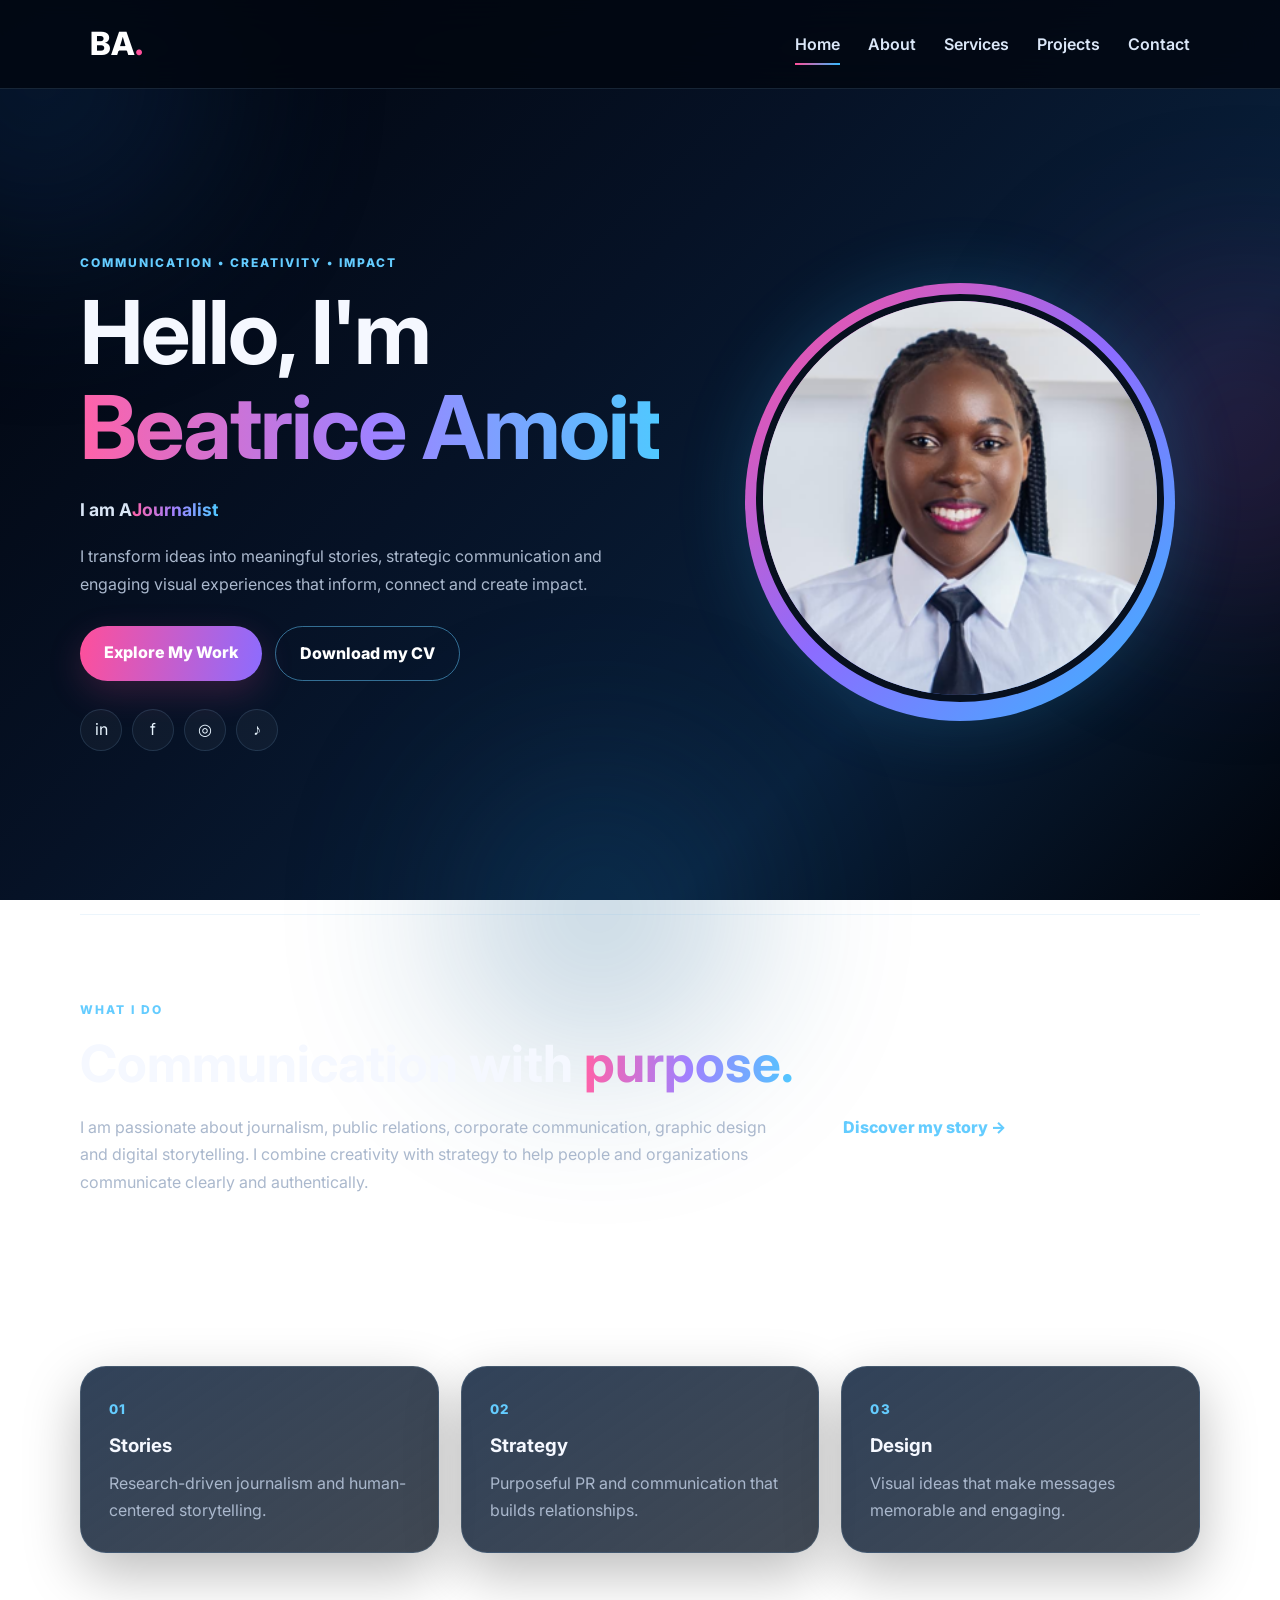
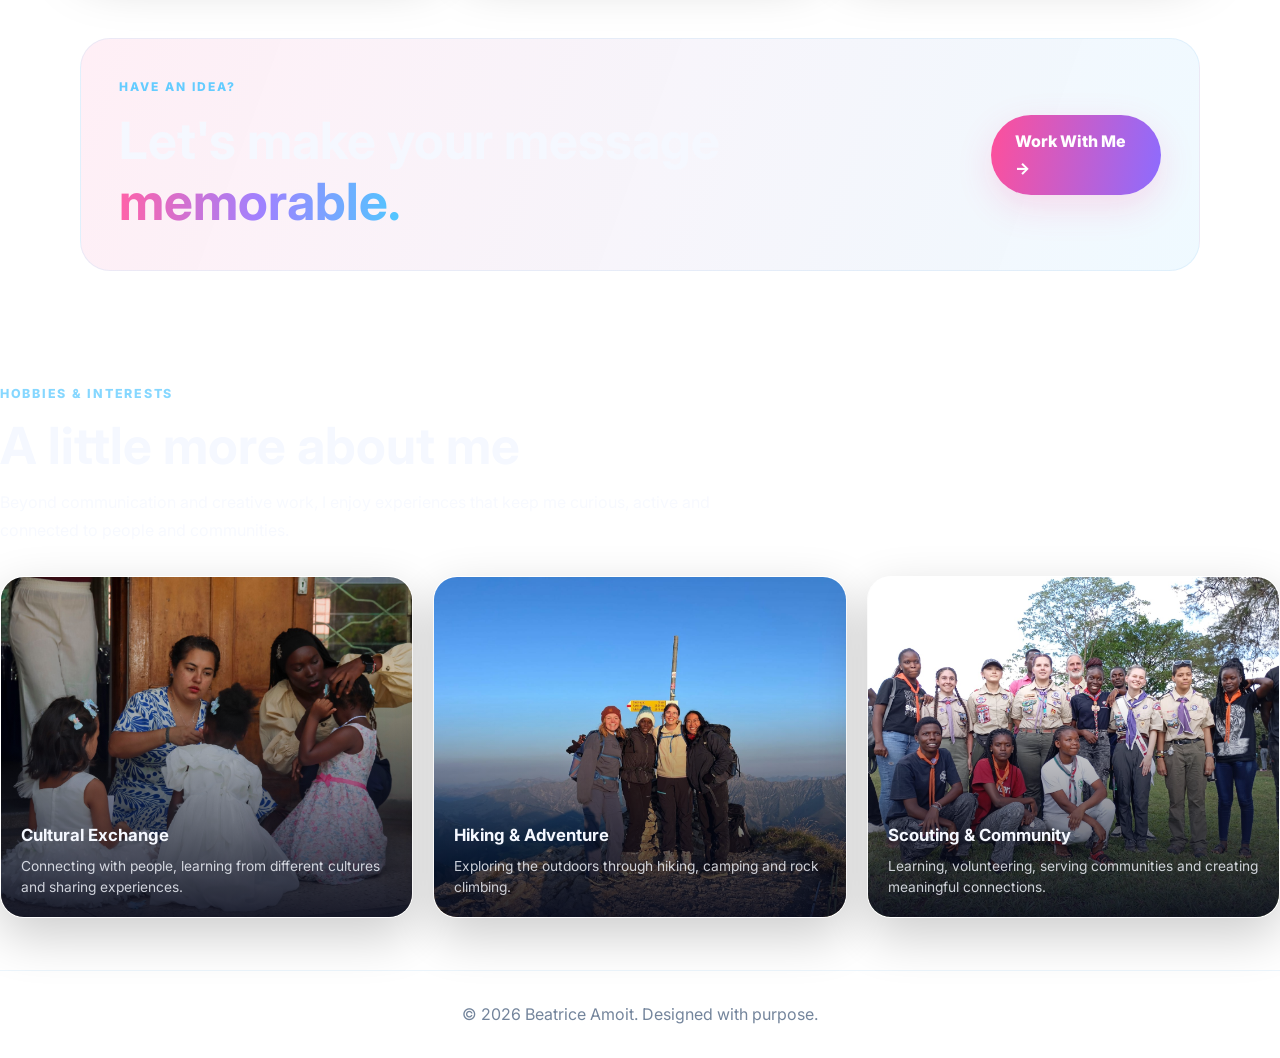
<file: index.html>
<!DOCTYPE html>
<html lang="en"><head>
<meta charset="UTF-8"><meta name="viewport" content="width=device-width, initial-scale=1.0">
<title>Beatrice Amoit | Creative Portfolio</title>
<link rel="preconnect" href="https://fonts.googleapis.com"><link rel="preconnect" href="https://fonts.gstatic.com" crossorigin>
<link href="https://fonts.googleapis.com/css2?family=Inter:wght@400;500;600;700;800&display=swap" rel="stylesheet">
<link rel="stylesheet" href="style.css"></head><body>
<div class="bg-glow g1"></div><div class="bg-glow g2"></div><div class="bg-glow g3"></div>
<header><a class="logo" href="index.html">BA<span>.</span></a><button class="menu">☰</button>
<nav><a class="active" href="index.html">Home</a><a href="about.html">About</a><a href="services.html">Services</a><a href="projects.html">Projects</a><a href="contact.html">Contact</a></nav></header>
<main>
<section class="hero section"><div class="reveal"><p class="eyebrow">COMMUNICATION • CREATIVITY • IMPACT</p>
<h1>Hello, I'm <span>Beatrice Amoit</span></h1><h2 class="role-line"> I am A <span id="roleText">  Journalist</span></h2>
<p class="lead">I transform ideas into meaningful stories, strategic communication and engaging visual experiences that inform, connect and create impact.</p>
<div class="buttons"><a class="btn" href="projects.html">Explore My Work</a><a class="btn outline" href="BEATRICE AMOIT cv tem (5).docx">Download my CV</a></div>
<div class="socials"><a href="https://www.linkedin.com/in/beatrice-amoit-519914323?utm_source=share_via&utm_content=profile&utm_medium=member_android" aria-label="LinkedIn">in</a><a href="https://www.facebook.com/amoit.monteria" aria-label="Facebook">f</a><a href="https://www.instagram.com/amoitmonteria?stkn=MjJmNHVxMGZjM3Bp" aria-label="Instagram">◎</a><a href="https://www.tiktok.com/@amoitbea?_r=1&_t=ZS-99q5eZVj1pE" aria-label="TikTok">♪</a></div></div>
<div class="hero-photo reveal"><div class="photo"><img src="prev2 (2).png" alt="Beatrice Amwoit"></di></b></div></section>
<section class="section intro"><p class="eyebrow">WHAT I DO</p><h2>Communication with <span>purpose.</span></h2><div class="two"><p>I am passionate about journalism, public relations, corporate communication, graphic design and digital storytelling. I combine creativity with strategy to help people and organizations communicate clearly and authentically.</p><a class="link" href="about.html">Discover my story →</a></div></section>
<section class="section cards"><article class="card reveal"><small>01</small><h3>Stories</h3><p>Research-driven journalism and human-centered storytelling.</p></article><article class="card reveal"><small>02</small><h3>Strategy</h3><p>Purposeful PR and communication that builds relationships.</p></article><article class="card reveal"><small>03</small><h3>Design</h3><p>Visual ideas that make messages memorable and engaging.</p></article></section>
<section class="section cta reveal"><div><p class="eyebrow">HAVE AN IDEA?</p><h2>Let's make your message <span>memorable.</span></h2></div><a class="btn" href="contact.html">Work With Me →</a></section>

<section class="hobbies-gallery-section" id="hobbies-gallery">
  <div class="section-heading">
    <span class="eyebrow">Hobbies & Interests</span>
    <h2>A little more about me</h2>
    <p>
      Beyond communication and creative work, I enjoy experiences that keep me
      curious, active and connected to people and communities.
    </p>
  </div>

  <div class="hobbies-photo-grid">
    <figure class="hobby-photo-card">
      <img src="me  and chidren.jfif" alt="Beatrice during a cultural exchange experience">
      <figcaption>
        <strong>Cultural Exchange</strong>
        <span>Connecting with people, learning from different cultures and sharing experiences.</span>
      </figcaption>
    </figure>

    <figure class="hobby-photo-card">
      <img src="me and hikers.jfif" alt="Beatrice hiking or rock climbing">
      <figcaption>
        <strong>Hiking & Adventure</strong>
        <span>Exploring the outdoors through hiking, camping and rock climbing.</span>
      </figcaption>
    </figure>

    <figure class="hobby-photo-card">
      <img src="me and scout.jfif" alt="Beatrice taking part in scouting or community activities">
      <figcaption>
        <strong>Scouting & Community</strong>
        <span>Learning, volunteering, serving communities and creating meaningful connections.</span>
      </figcaption>
    </figure>
  </div>

  <p class="gallery-note">
    
  </p>
</section>

</main><footer>© 2026 Beatrice Amoit. Designed with purpose.</footer><script src="script.js"></script></body></html>
</file>
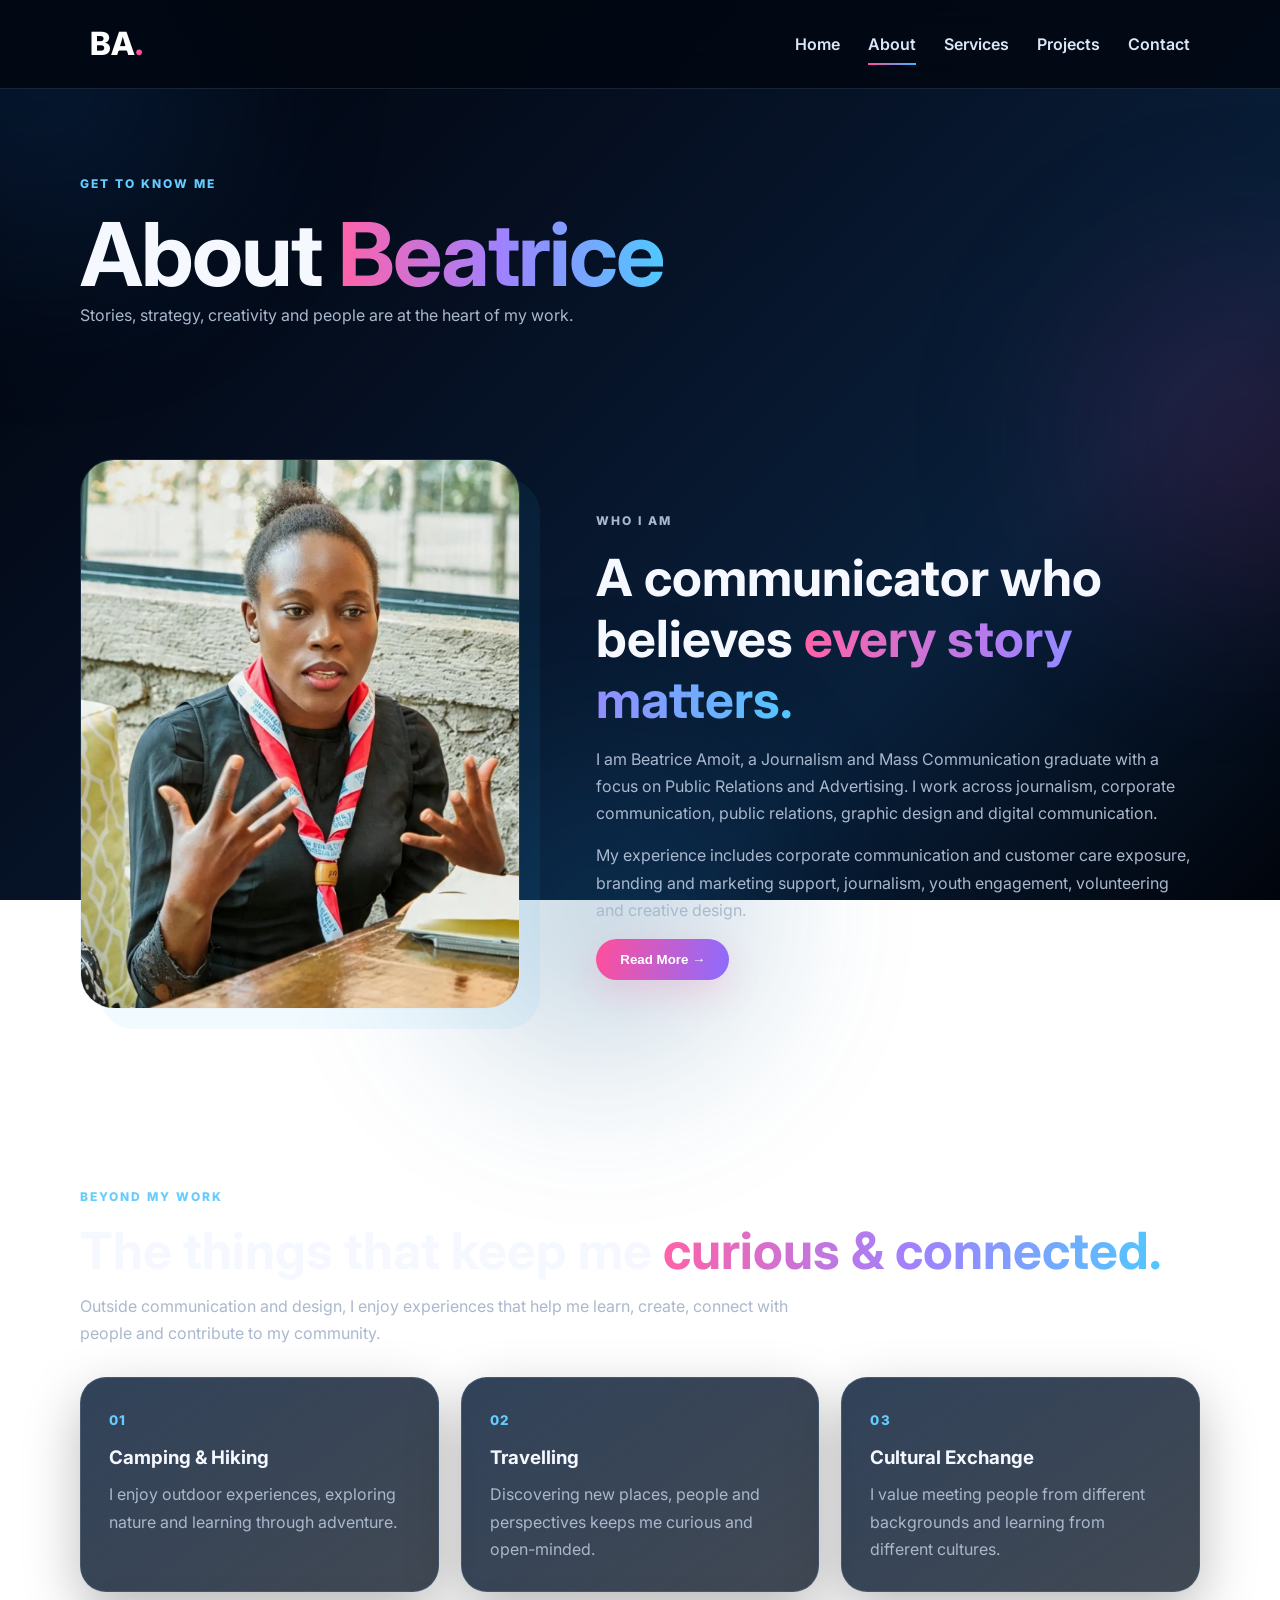
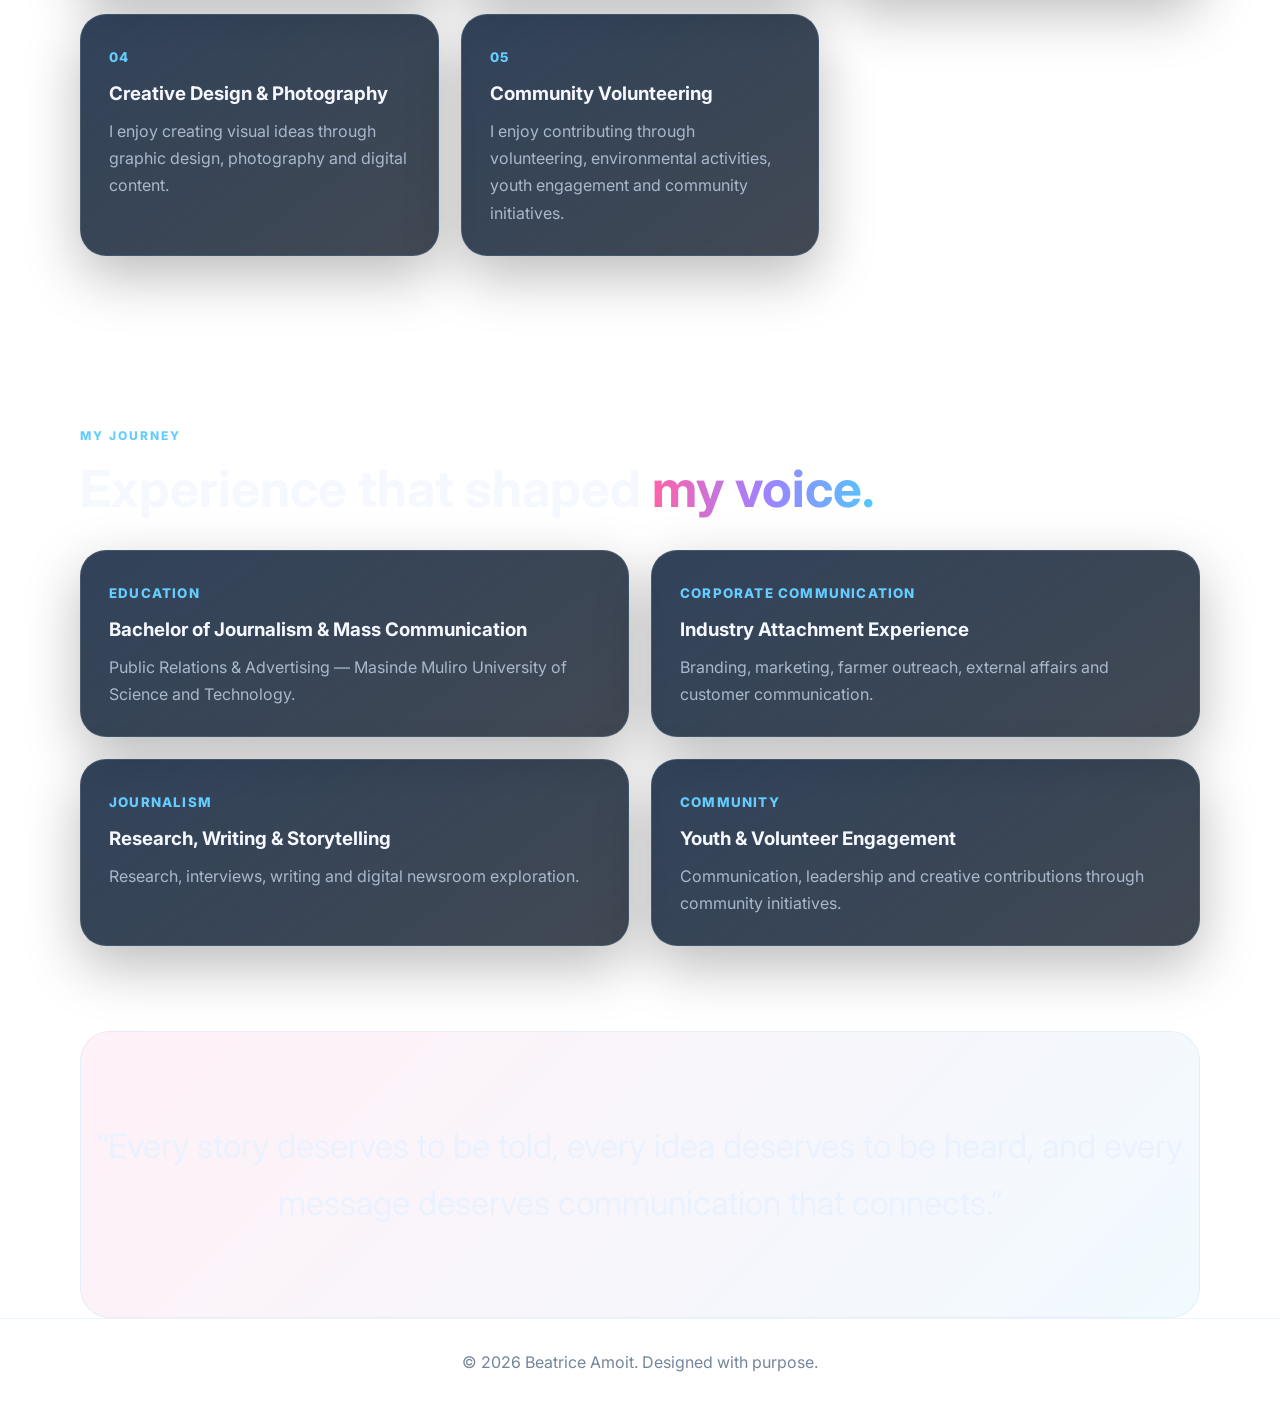
<file: about.html>
<!DOCTYPE html><html lang="en"><head>
<meta charset="UTF-8"><meta name="viewport" content="width=device-width, initial-scale=1.0"><title>About | Beatrice Amoit</title>
<link rel="preconnect" href="https://fonts.googleapis.com"><link rel="preconnect" href="https://fonts.gstatic.com" crossorigin><link href="https://fonts.googleapis.com/css2?family=Inter:wght@400;500;600;700;800&display=swap" rel="stylesheet"><link rel="stylesheet" href="style.css"></head><body>
<div class="bg-glow g1"></div><div class="bg-glow g2"></div><div class="bg-glow g3"></div><header><a class="logo" href="index.html">BA<span>.</span></a><button class="menu">☰</button><nav><a href="index.html">Home</a><a class="active" href="about.html">About</a><a href="services.html">Services</a><a href="projects.html">Projects</a><a href="contact.html">Contact</a></nav></header>
<main><section class="page section"><p class="eyebrow">GET TO KNOW ME</p><h1>About <span>Beatrice</span></h1><p>Stories, strategy, creativity and people are at the heart of my work.</p></section>
<section class="section about"><div class="about-img reveal"><img src="lv_0_20260823084604.jpg (1)(1).jpeg" alt="Beatrice Amoit"></div><div class="reveal"><p class="eyebrow">WHO I AM</p><h2>A communicator who believes <span>every story matters.</span></h2><p>I am Beatrice Amoit, a Journalism and Mass Communication graduate with a focus on Public Relations and Advertising. I work across journalism, corporate communication, public relations, graphic design and digital communication.</p><p>My experience includes corporate communication and customer care exposure, branding and marketing support, journalism, youth engagement, volunteering and creative design.</p><button class="btn more" data-target="more">Read More →</button><div id="more" class="hidden"><p>I have also been involved in youth and community initiatives through volunteering, scouting, environmental activities, road-safety initiatives and communication-focused programs. My approach is simple: understand the audience, find the story, communicate with intention and create something useful.</p></div></div></section>
<section class="section hobbies-section"><p class="eyebrow">BEYOND MY WORK</p><h2>The things that keep me <span>curious & connected.</span></h2><p class="muted">Outside communication and design, I enjoy experiences that help me learn, create, connect with people and contribute to my community.</p><div class="hobby-grid"><article class="card reveal"><small>01</small><h3>Camping & Hiking</h3><p>I enjoy outdoor experiences, exploring nature and learning through adventure.</p></article><article class="card reveal"><small>02</small><h3>Travelling</h3><p>Discovering new places, people and perspectives keeps me curious and open-minded.</p></article><article class="card reveal"><small>03</small><h3>Cultural Exchange</h3><p>I value meeting people from different backgrounds and learning from different cultures.</p></article><article class="card reveal"><small>04</small><h3>Creative Design & Photography</h3><p>I enjoy creating visual ideas through graphic design, photography and digital content.</p></article><article class="card reveal"><small>05</small><h3>Community Volunteering</h3><p>I enjoy contributing through volunteering, environmental activities, youth engagement and community initiatives.</p></article></div></section>
<section class="section"><p class="eyebrow">MY JOURNEY</p><h2>Experience that shaped <span>my voice.</span></h2><div class="timeline"><article class="card"><small>EDUCATION</small><h3>Bachelor of Journalism & Mass Communication</h3><p>Public Relations & Advertising — Masinde Muliro University of Science and Technology.</p></article><article class="card"><small>CORPORATE COMMUNICATION</small><h3>Industry Attachment Experience</h3><p>Branding, marketing, farmer outreach, external affairs and customer communication.</p></article><article class="card"><small>JOURNALISM</small><h3>Research, Writing & Storytelling</h3><p>Research, interviews, writing and digital newsroom exploration.</p></article><article class="card"><small>COMMUNITY</small><h3>Youth & Volunteer Engagement</h3><p>Communication, leadership and creative contributions through community initiatives.</p></article></div></section>
<section class="section quote">“Every story deserves to be told, every idea deserves to be heard, and every message deserves communication that connects.”</section></main><footer>© 2026 Beatrice Amoit. Designed with purpose.</footer><script src="script.js"></script></body></html>
</file>
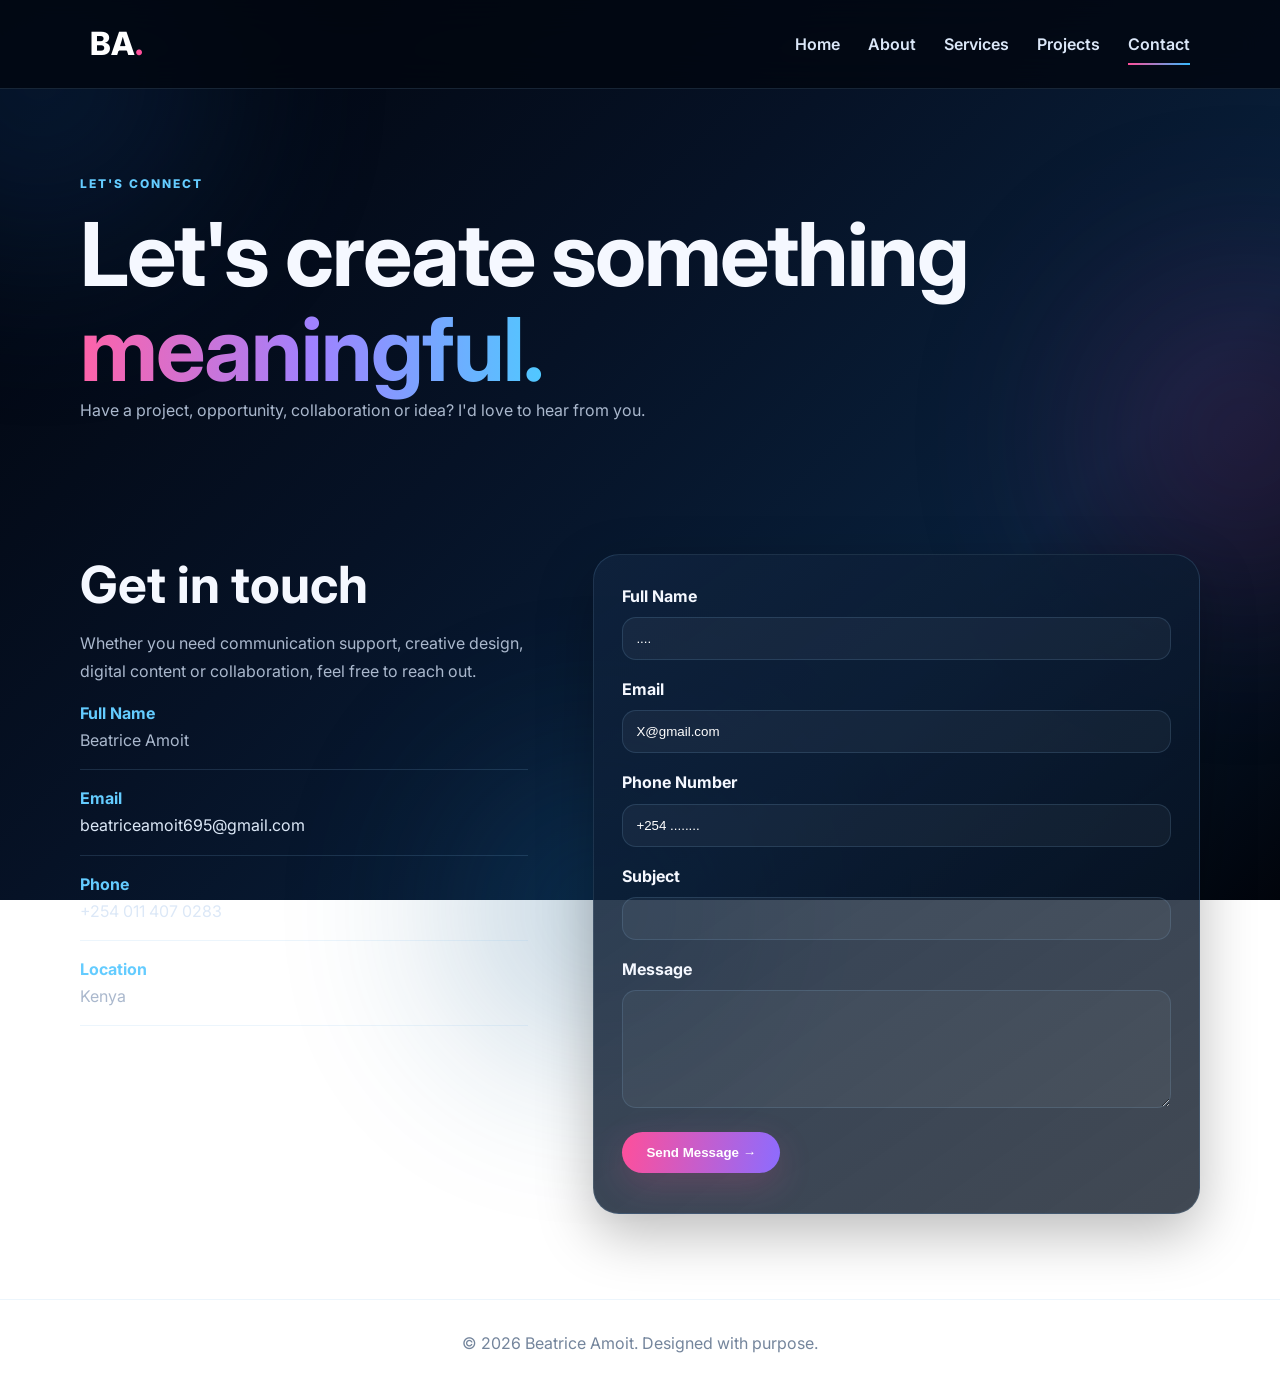
<file: contact.html>
<!DOCTYPE html><html lang="en"><head><meta charset="UTF-8"><meta name="viewport" content="width=device-width, initial-scale=1.0"><title>Contact | Beatrice Amwoit</title><link rel="preconnect" href="https://fonts.googleapis.com"><link rel="preconnect" href="https://fonts.gstatic.com" crossorigin><link href="https://fonts.googleapis.com/css2?family=Inter:wght@400;500;600;700;800&display=swap" rel="stylesheet"><link rel="stylesheet" href="style.css"></head><body>
<div class="bg-glow g1"></div><div class="bg-glow g2"></div><div class="bg-glow g3"></div><header><a class="logo" href="index.html">BA<span>.</span></a><button class="menu">☰</button><nav><a href="index.html">Home</a><a href="about.html">About</a><a href="services.html">Services</a><a href="projects.html">Projects</a><a class="active" href="contact.html">Contact</a></nav></header>
<main><section class="page section"><p class="eyebrow">LET'S CONNECT</p><h1>Let's create something <span>meaningful.</span></h1><p>Have a project, opportunity, collaboration or idea? I'd love to hear from you.</p></section>
<section class="section contact"><div class="reveal"><h2>Get in touch</h2><p class="muted">Whether you need communication support, creative design, digital content or collaboration, feel free to reach out.</p><div class="contact-item"><b>Full Name</b><span>Beatrice Amoit</span></div><div class="contact-item"><b>Email</b><span><a class="contact-link" href="mailto:beatriceamwoit695@gmail.com">beatriceamoit695@gmail.com</a></span></div><div class="contact-item"><b>Phone</b><span><a class="contact-link" href="tel:+254114070283">+254 011 407 0283</a></span></div><div class="contact-item"><b>Location</b><span>Kenya</span></div></div>
<form class="card reveal" id="form"><label>Full Name<input name="name" value="...." required></label><label>Email<input name="email" type="email" value="X@gmail.com" required></label><label>Phone Number<input name="phone" value="+254 ........"></label><label>Subject<input name="subject" required></label><label>Message<textarea name="message" rows="6" required></textarea></label><button class="btn">Send Message →</button><small class="muted"></small></form></section></main><footer>© 2026 Beatrice Amoit. Designed with purpose.</footer><script src="script.js"></script></body></html>
</file>
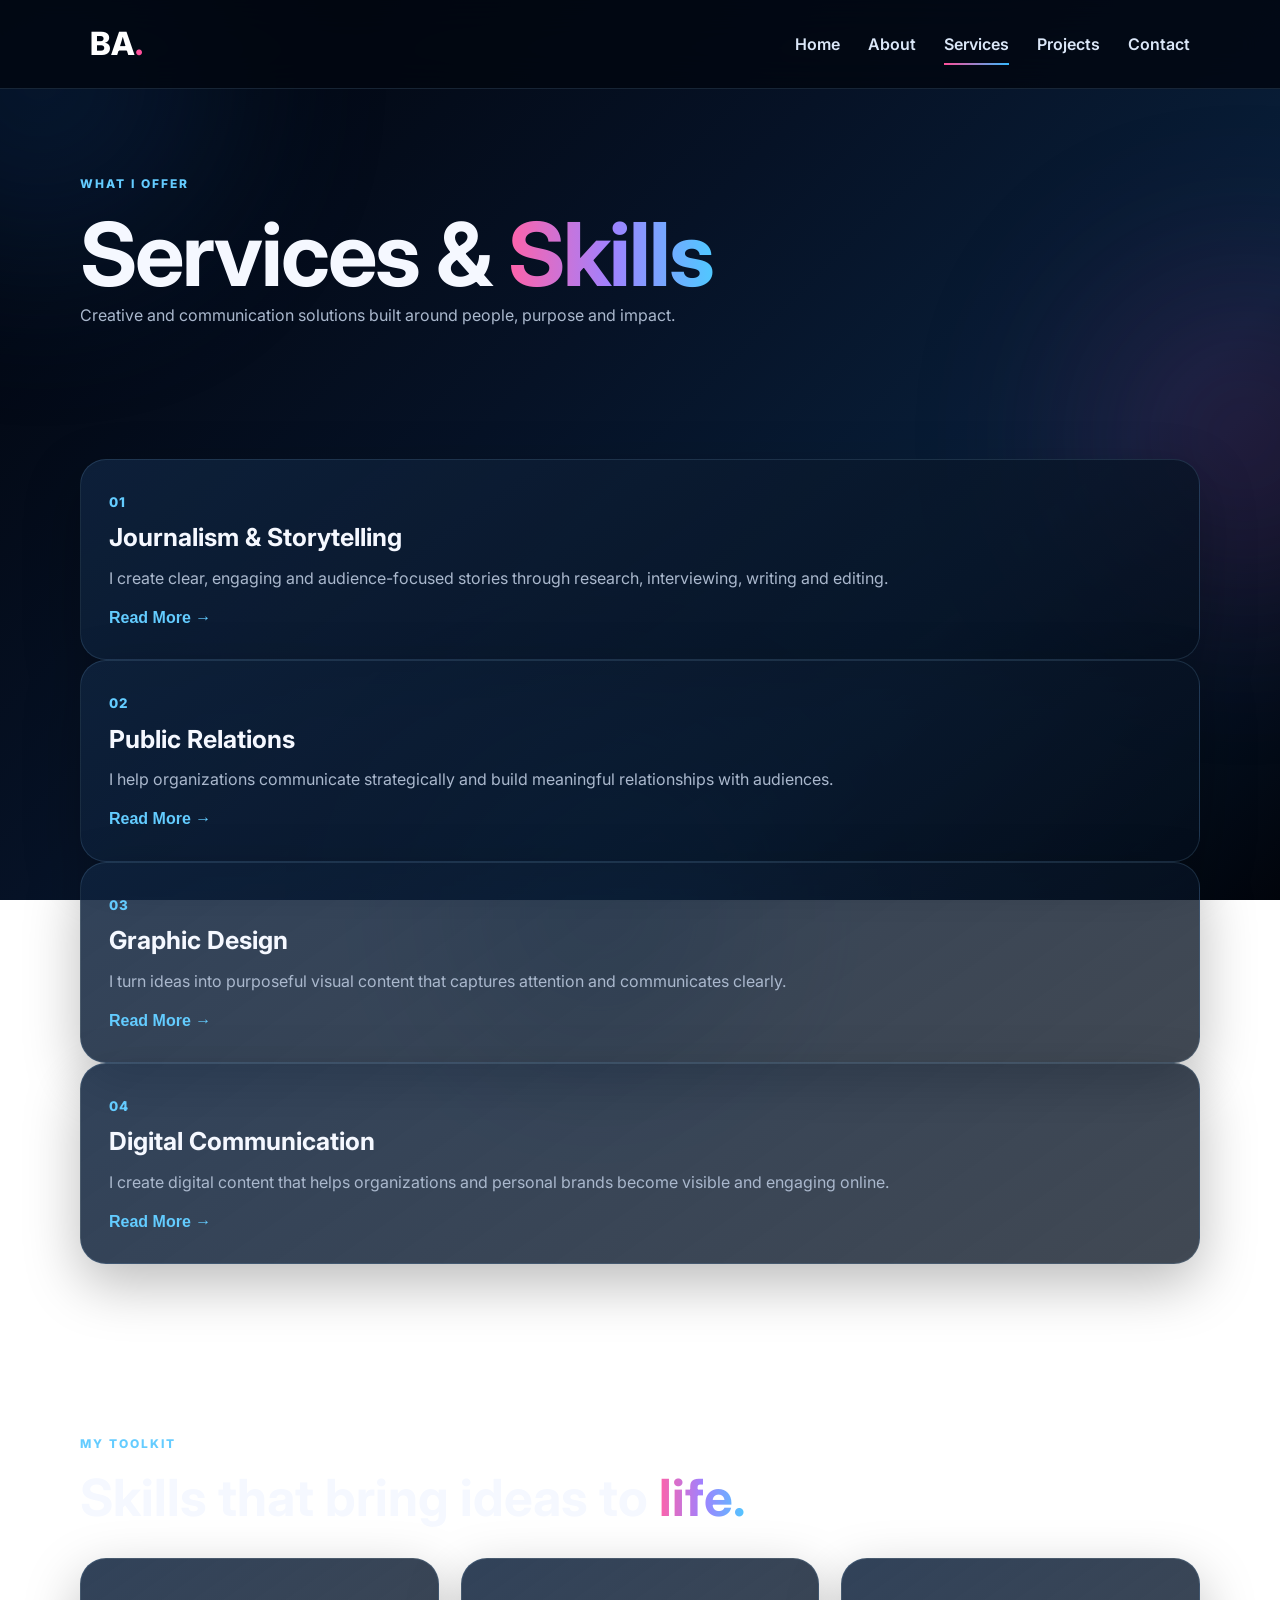
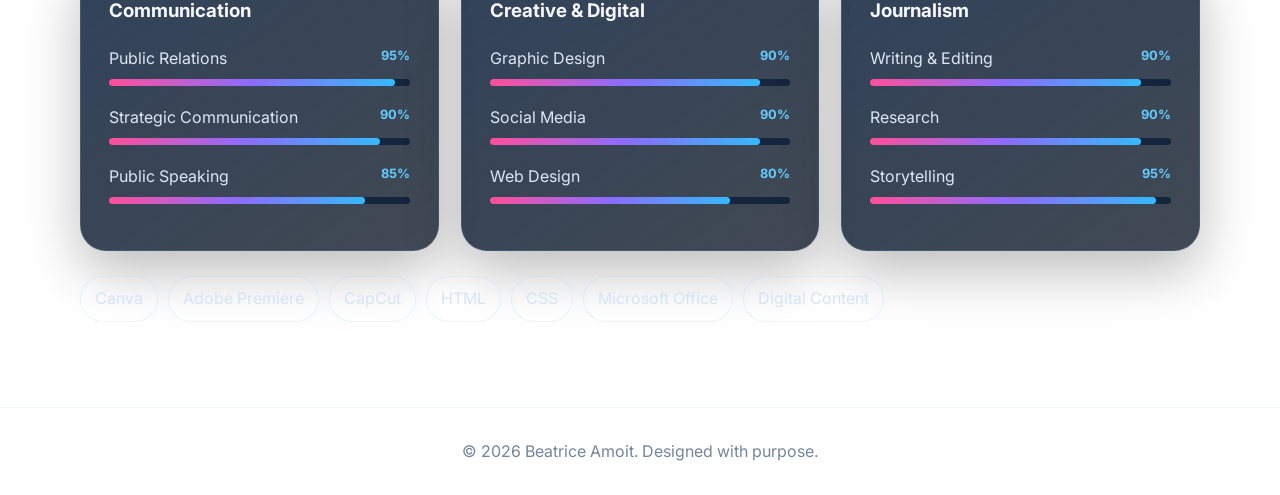
<file: services.html>
<!DOCTYPE html><html lang="en"><head><meta charset="UTF-8"><meta name="viewport" content="width=device-width, initial-scale=1.0"><title>Services & Skills | Beatrice Amwoit</title><link rel="preconnect" href="https://fonts.googleapis.com"><link rel="preconnect" href="https://fonts.gstatic.com" crossorigin><link href="https://fonts.googleapis.com/css2?family=Inter:wght@400;500;600;700;800&display=swap" rel="stylesheet"><link rel="stylesheet" href="style.css"></head><body>
<div class="bg-glow g1"></div><div class="bg-glow g2"></div><div class="bg-glow g3"></div><header><a class="logo" href="index.html">BA<span>.</span></a><button class="menu">☰</button><nav><a href="index.html">Home</a><a href="about.html">About</a><a class="active" href="services.html">Services</a><a href="projects.html">Projects</a><a href="contact.html">Contact</a></nav></header>
<main><section class="page section"><p class="eyebrow">WHAT I OFFER</p><h1>Services & <span>Skills</span></h1><p>Creative and communication solutions built around people, purpose and impact.</p></section>
<section class="section service-grid"><article class="service card reveal"><small>01</small><h2>Journalism & Storytelling</h2><p>I create clear, engaging and audience-focused stories through research, interviewing, writing and editing.</p><button class="link more" data-target="s1">Read More →</button><div id="s1" class="hidden"><p>Feature writing, news writing, interviews, research, editing, digital journalism and storytelling.</p></div></article>
<article class="service card reveal"><small>02</small><h2>Public Relations</h2><p>I help organizations communicate strategically and build meaningful relationships with audiences.</p><button class="link more" data-target="s2">Read More →</button><div id="s2" class="hidden"><p>PR strategy, corporate communication, media relations, stakeholder engagement and reputation support.</p></div></article>
<article class="service card reveal"><small>03</small><h2>Graphic Design</h2><p>I turn ideas into purposeful visual content that captures attention and communicates clearly.</p><button class="link more" data-target="s3">Read More →</button><div id="s3" class="hidden"><p>Posters, social graphics, campaign materials, presentations, flyers and branding materials.</p></div></article>
<article class="service card reveal"><small>04</small><h2>Digital Communication</h2><p>I create digital content that helps organizations and personal brands become visible and engaging online.</p><button class="link more" data-target="s4">Read More →</button><div id="s4" class="hidden"><p>Social media content, content planning, audience engagement and digital campaigns.</p></div></article></section>
<section class="section"><p class="eyebrow">MY TOOLKIT</p><h2>Skills that bring ideas to <span>life.</span></h2><div class="skills"><div class="card"><h3>Communication</h3><div class="skill">Public Relations <b>95%</b><i style="--w:95%"></i></div><div class="skill">Strategic Communication <b>90%</b><i style="--w:90%"></i></div><div class="skill">Public Speaking <b>85%</b><i style="--w:85%"></i></div></div><div class="card"><h3>Creative & Digital</h3><div class="skill">Graphic Design <b>90%</b><i style="--w:90%"></i></div><div class="skill">Social Media <b>90%</b><i style="--w:90%"></i></div><div class="skill">Web Design <b>80%</b><i style="--w:80%"></i></div></div><div class="card"><h3>Journalism</h3><div class="skill">Writing & Editing <b>90%</b><i style="--w:90%"></i></div><div class="skill">Research <b>90%</b><i style="--w:90%"></i></div><div class="skill">Storytelling <b>95%</b><i style="--w:95%"></i></div></div></div><div class="tools"><span>Canva</span><span>Adobe Premiere</span><span>CapCut</span><span>HTML</span><span>CSS</span><span>Microsoft Office</span><span>Digital Content</span></div></section></main><footer>© 2026 Beatrice Amoit. Designed with purpose.</footer><script src="script.js"></script></body></html>
</file>
<file: style.css>
*{box-sizing:border-box;margin:0;padding:0}html{scroll-behavior:smooth}:root{--pink:#ff4f9a;--purple:#8c6cff;--blue:#35baff;--bg:#020611;--card:rgba(10,25,48,.78);--line:rgba(140,190,235,.16);--text:#f5f8ff;--muted:#aab8cd}
body{font-family:'Inter',Arial,sans-serif;color:var(--text);background:linear-gradient(135deg,#01030a 0%,#061226 42%,#09203b 72%,#01040b 100%);background-attachment:fixed;line-height:1.7;min-height:100vh;overflow-x:hidden}
.bg-glow{position:fixed;border-radius:50%;filter:blur(90px);opacity:.25;z-index:-1;pointer-events:none}.g1{width:360px;height:360px;background:#164f92;left:-140px;top:-100px}.g2{width:330px;height:330px;background:#76235f;right:-130px;top:30%}.g3{width:300px;height:300px;background:#145a8a;left:35%;bottom:-160px}
header{position:sticky;top:0;z-index:100;display:flex;align-items:center;justify-content:space-between;padding:17px 7%;background:rgba(2,7,17,.82);backdrop-filter:blur(18px);border-bottom:1px solid var(--line)}.logo{font-size:2rem;font-weight:800;color:#fff;text-decoration:none}.logo span{color:var(--pink)}nav{display:flex;gap:28px}nav a{color:#dbe7f8;text-decoration:none;font-weight:600;position:relative}nav a:after{content:"";position:absolute;bottom:-7px;left:0;width:0;height:2px;background:linear-gradient(90deg,var(--pink),var(--blue));transition:.3s}nav a:hover:after,nav a.active:after{width:100%}.menu{display:none;background:transparent;color:#fff;border:1px solid var(--line);border-radius:10px;font-size:1.5rem;padding:4px 10px}
.section{width:min(1120px,90%);margin:auto;padding:85px 0}.hero{min-height:calc(100vh - 75px);display:grid;grid-template-columns:1.1fr .9fr;align-items:center;gap:55px}.eyebrow{font-size:.75rem;font-weight:800;letter-spacing:2px;color:#64ccff;margin-bottom:12px}.hero h1,.page h1{font-size:clamp(3rem,7vw,5.5rem);line-height:1.08;letter-spacing:-2px}.hero h1 span,.page h1 span,h2 span{background:linear-gradient(90deg,#ff62a8,#a081ff,#50c8ff);-webkit-background-clip:text;background-clip:text;color:transparent}.hero h2{font-size:1.1rem;margin:20px 0;color:#d9e5f5}.lead,.page>p:last-child,.muted{color:var(--muted)}.buttons{display:flex;gap:13px;flex-wrap:wrap;margin:28px 0}.btn{display:inline-block;border:0;border-radius:50px;padding:13px 24px;color:#fff;text-decoration:none;font-weight:800;cursor:pointer;background:linear-gradient(100deg,var(--pink),var(--purple));box-shadow:0 12px 35px rgba(255,79,154,.18);transition:.3s}.btn:hover{transform:translateY(-4px)}.btn.outline{background:transparent;border:1px solid rgba(99,202,255,.5);box-shadow:none}.socials{display:flex;gap:10px}.socials a{width:42px;height:42px;border:1px solid var(--line);border-radius:50%;display:grid;place-items:center;color:#e8f5ff;text-decoration:none;background:rgba(255,255,255,.04);transition:.3s}.socials a:hover{transform:translateY(-4px);background:linear-gradient(135deg,var(--pink),var(--purple))}
.hero-photo{display:grid;place-items:center;position:relative}.photo{width:min(430px,82vw);aspect-ratio:1;padding:11px;border-radius:50%;background:linear-gradient(135deg,var(--pink),var(--purple),var(--blue));box-shadow:0 0 70px rgba(53,186,255,.18);animation:float 5s ease-in-out infinite}.photo img{width:100%;height:100%;object-fit:cover;border-radius:50%;border:7px solid #07101f}.tag{position:absolute;padding:8px 16px;border-radius:30px;background:rgba(8,18,34,.9);border:1px solid var(--line);box-shadow:0 12px 30px #0005;font-size:.8rem;animation:bounce 3s infinite}.t1{top:12%;right:0}.t2{bottom:12%;left:0;animation-delay:1s}
.intro{border-top:1px solid var(--line)}h2{font-size:clamp(2rem,4vw,3.3rem);line-height:1.2}.two{display:grid;grid-template-columns:2fr 1fr;gap:50px;margin-top:20px;color:var(--muted)}.link{color:#63ccff;font-weight:800;text-decoration:none;background:none;border:0;cursor:pointer;font-size:inherit}.cards,.timeline,.skills{display:grid;grid-template-columns:repeat(3,1fr);gap:22px}.card{background:linear-gradient(145deg,rgba(15,35,62,.86),rgba(5,15,29,.76));border:1px solid var(--line);border-radius:26px;padding:28px;box-shadow:0 20px 55px #0004;transition:.35s}.card:hover{transform:translateY(-8px);border-color:rgba(99,202,255,.3)}.card small,.project small{color:#64ccff;font-weight:800;letter-spacing:1.2px}.card h3,.card h2{margin:8px 0}.card p{color:var(--muted)}.cta{display:flex;justify-content:space-between;align-items:center;gap:25px;margin-bottom:40px;padding:38px;border:1px solid var(--line);border-radius:30px;background:linear-gradient(110deg,rgba(255,79,154,.09),rgba(53,186,255,.08))}
.page{padding-bottom:45px}.about{display:grid;grid-template-columns:.85fr 1.15fr;gap:70px;align-items:center}.about-img img{width:100%;max-width:440px;aspect-ratio:4/5;object-fit:cover;border-radius:34px;border:1px solid var(--line);box-shadow:20px 20px 0 rgba(53,186,255,.07)}.about p{color:var(--muted);margin:15px 0}.hidden{display:none}.hidden.show{display:block;animation:slide .4s}.timeline{grid-template-columns:repeat(2,1fr);margin-top:30px}.quote{text-align:center;border:1px solid var(--line);border-radius:30px;background:linear-gradient(135deg,rgba(255,79,154,.08),rgba(53,186,255,.07));font-size:clamp(1.35rem,3vw,2.1rem);color:#eaf2ff}
.service-grid{grid-template-columns:repeat(2,1fr)}.service h2{font-size:1.55rem}.service p{color:var(--muted);margin:12px 0}.skills{margin-top:30px}.skill{margin:18px 0;color:#dce8f7}.skill b{float:right;color:#64ccff;font-size:.8rem}.skill i{display:block;height:7px;background:#14253d;border-radius:20px;margin-top:7px}.skill i:after{content:"";display:block;width:var(--w);height:100%;border-radius:20px;background:linear-gradient(90deg,var(--pink),var(--purple),var(--blue))}.tools{display:flex;gap:10px;flex-wrap:wrap;margin-top:25px}.tools span{padding:8px 14px;border-radius:30px;border:1px solid var(--line);background:rgba(255,255,255,.04);color:#d5e4f6}
.filters{display:flex;gap:10px;justify-content:center;flex-wrap:wrap;margin-bottom:30px}.filter{border:1px solid var(--line);background:rgba(255,255,255,.04);color:#dce8f7;padding:9px 17px;border-radius:30px;cursor:pointer;font-weight:700}.filter.active,.filter:hover{background:linear-gradient(100deg,var(--pink),var(--purple));color:#fff}.projects{display:grid;grid-template-columns:repeat(3,1fr);gap:24px}.project{background:linear-gradient(145deg,rgba(15,35,62,.86),rgba(5,15,29,.76));border:1px solid var(--line);border-radius:26px;overflow:hidden;cursor:pointer;transition:.35s}.project:hover{transform:translateY(-9px);border-color:rgba(99,202,255,.35)}.project img{width:100%;height:250px;object-fit:cover;display:block;transition:.6s}.project:hover img{transform:scale(1.07)}.project div{padding:20px}.project p{color:var(--muted)}
.modal{position:fixed;inset:0;z-index:1000;background:rgba(0,2,9,.94);backdrop-filter:blur(14px);display:none;align-items:center;justify-content:center;padding:25px}.modal.show{display:flex}.modal>div{width:min(1000px,95vw);display:grid;grid-template-columns:1.2fr .8fr;background:#091426;border:1px solid var(--line);border-radius:28px;overflow:hidden}.modal img{width:100%;height:100%;max-height:75vh;object-fit:contain;background:#020711}.modal section{padding:45px;align-self:center}.modal section h2{margin:10px 0 18px}.modal section p{color:var(--muted)}#close{position:fixed;right:25px;top:20px;width:48px;height:48px;border:1px solid var(--line);border-radius:50%;background:#0d1a2e;color:#fff;font-size:2rem;cursor:pointer}
.contact{display:grid;grid-template-columns:.85fr 1.15fr;gap:65px}.contact h2{margin-bottom:15px}.contact-item{padding:15px 0;border-bottom:1px solid var(--line);display:flex;flex-direction:column}.contact-item b{color:#64ccff}.contact-item span{color:var(--muted)}form label{display:block;font-weight:700;margin-bottom:16px}input,textarea{width:100%;margin-top:7px;background:rgba(255,255,255,.045);border:1px solid var(--line);border-radius:14px;padding:13px;color:#fff;outline:none}input:focus,textarea:focus{border-color:#64ccff;box-shadow:0 0 0 4px rgba(53,186,255,.08)}form small{display:block;margin-top:12px}
footer{text-align:center;padding:30px 7%;border-top:1px solid var(--line);color:#74859c}.reveal{opacity:0;transform:translateY(25px);transition:.7s}.reveal.visible{opacity:1;transform:none}
@keyframes float{50%{transform:translateY(-14px)}}@keyframes bounce{50%{transform:translateY(-10px)}}@keyframes slide{from{opacity:0;transform:translateY(-8px)}to{opacity:1;transform:none}}
@media(max-width:850px){.menu{display:block}nav{display:none;position:absolute;left:0;top:72px;width:100%;padding:20px 7%;background:rgba(2,7,17,.98);flex-direction:column;gap:18px;border-bottom:1px solid var(--line)}nav.open{display:flex}.hero,.about,.contact{grid-template-columns:1fr}.hero-photo{order:-1}.cards,.skills,.projects{grid-template-columns:1fr 1fr}.service-grid,.timeline{grid-template-columns:1fr 1fr}.two{grid-template-columns:1fr}.cta{flex-direction:column;align-items:flex-start}.modal>div{grid-template-columns:1fr}.modal img{max-height:45vh}}
@media(max-width:560px){.section{padding:62px 0}.cards,.skills,.projects,.service-grid,.timeline{grid-template-columns:1fr}.hero h1,.page h1{font-size:3rem}.photo{width:285px}.tag{display:none}.header{padding:15px 5%}.contact{gap:35px}.modal{padding:12px}.modal section{padding:25px}}


/* Homepage rotating professional title */
.role-line {
  min-height: 1.6em;
  display: flex;
  align-items: center;
}
#roleText {
  display: inline-block;
  background: linear-gradient(90deg, #ff62a8, #a081ff, #50c8ff);
  -webkit-background-clip: text;
  background-clip: text;
  color: transparent;
  transition: opacity .45s ease, transform .45s ease;
}
#roleText.role-out { opacity: 0; transform: translateY(-10px); }
#roleText.role-in { animation: roleIn .5s ease both; }
@keyframes roleIn { from { opacity: 0; transform: translateY(10px); } to { opacity: 1; transform: translateY(0); } }

.hobbies-section > .muted { max-width: 760px; margin-top: 12px; }
.hobby-grid { display: grid; grid-template-columns: repeat(3, 1fr); gap: 22px; margin-top: 30px; }
.hobby-grid .card { min-height: 175px; }
.contact-link { color: #dce8f7; text-decoration: none; transition: .25s; }
.contact-link:hover { color: #64ccff; }

@media(max-width:850px){ .hobby-grid { grid-template-columns: 1fr 1fr; } }
@media(max-width:560px){ .hobby-grid { grid-template-columns: 1fr; } }


/* =========================================================
   HOBBIES & INTERESTS PHOTO GALLERY
   ========================================================= */
.hobbies-gallery-section {
  margin-top: 4.5rem;
  padding: 2.25rem 0;
}

.hobbies-gallery-section .section-heading {
  max-width: 760px;
  margin-bottom: 2rem;
}

.hobbies-gallery-section .eyebrow {
  display: inline-block;
  margin-bottom: .65rem;
  font-size: .78rem;
  font-weight: 800;
  letter-spacing: .14em;
  text-transform: uppercase;
  opacity: .78;
}

.hobbies-gallery-section h2 {
  margin: 0 0 .7rem;
}

.hobbies-gallery-section .section-heading p {
  margin: 0;
  line-height: 1.75;
  opacity: .78;
}

.hobbies-photo-grid {
  display: grid;
  grid-template-columns: repeat(3, minmax(0, 1fr));
  gap: 1.25rem;
}

.hobby-photo-card {
  position: relative;
  overflow: hidden;
  min-height: 340px;
  margin: 0;
  border-radius: 24px;
  border: 1px solid rgba(255,255,255,.11);
  background: rgba(255,255,255,.045);
  box-shadow: 0 18px 50px rgba(0,0,0,.20);
  transition: transform .35s ease, box-shadow .35s ease, border-color .35s ease;
}

.hobby-photo-card:hover {
  transform: translateY(-7px);
  border-color: rgba(236,72,153,.38);
  box-shadow: 0 25px 65px rgba(0,0,0,.30);
}

.hobby-photo-card img {
  width: 100%;
  height: 100%;
  min-height: 340px;
  display: block;
  object-fit: cover;
  transition: transform .55s ease;
}

.hobby-photo-card:hover img {
  transform: scale(1.05);
}

.hobby-photo-card::after {
  content: "";
  position: absolute;
  inset: 35% 0 0;
  background: linear-gradient(to bottom, transparent, rgba(5,8,25,.88));
  pointer-events: none;
}

.hobby-photo-card figcaption {
  position: absolute;
  z-index: 2;
  left: 1.25rem;
  right: 1.25rem;
  bottom: 1.15rem;
  display: flex;
  flex-direction: column;
  gap: .35rem;
}

.hobby-photo-card figcaption strong {
  font-size: 1.05rem;
}

.hobby-photo-card figcaption span {
  font-size: .86rem;
  line-height: 1.55;
  opacity: .82;
}

.gallery-note {
  margin: 1rem 0 0;
  font-size: .78rem;
  opacity: .55;
}

.gallery-note code {
  padding: .18rem .38rem;
  border-radius: 6px;
  background: rgba(255,255,255,.07);
}

@media (max-width: 850px) {
  .hobbies-photo-grid {
    grid-template-columns: 1fr 1fr;
  }
}

@media (max-width: 600px) {
  .hobbies-gallery-section {
    margin-top: 3rem;
    padding: 1.5rem 0;
  }

  .hobbies-photo-grid {
    grid-template-columns: 1fr;
  }

  .hobby-photo-card,
  .hobby-photo-card img {
    min-height: 300px;
  }
}
</file>
